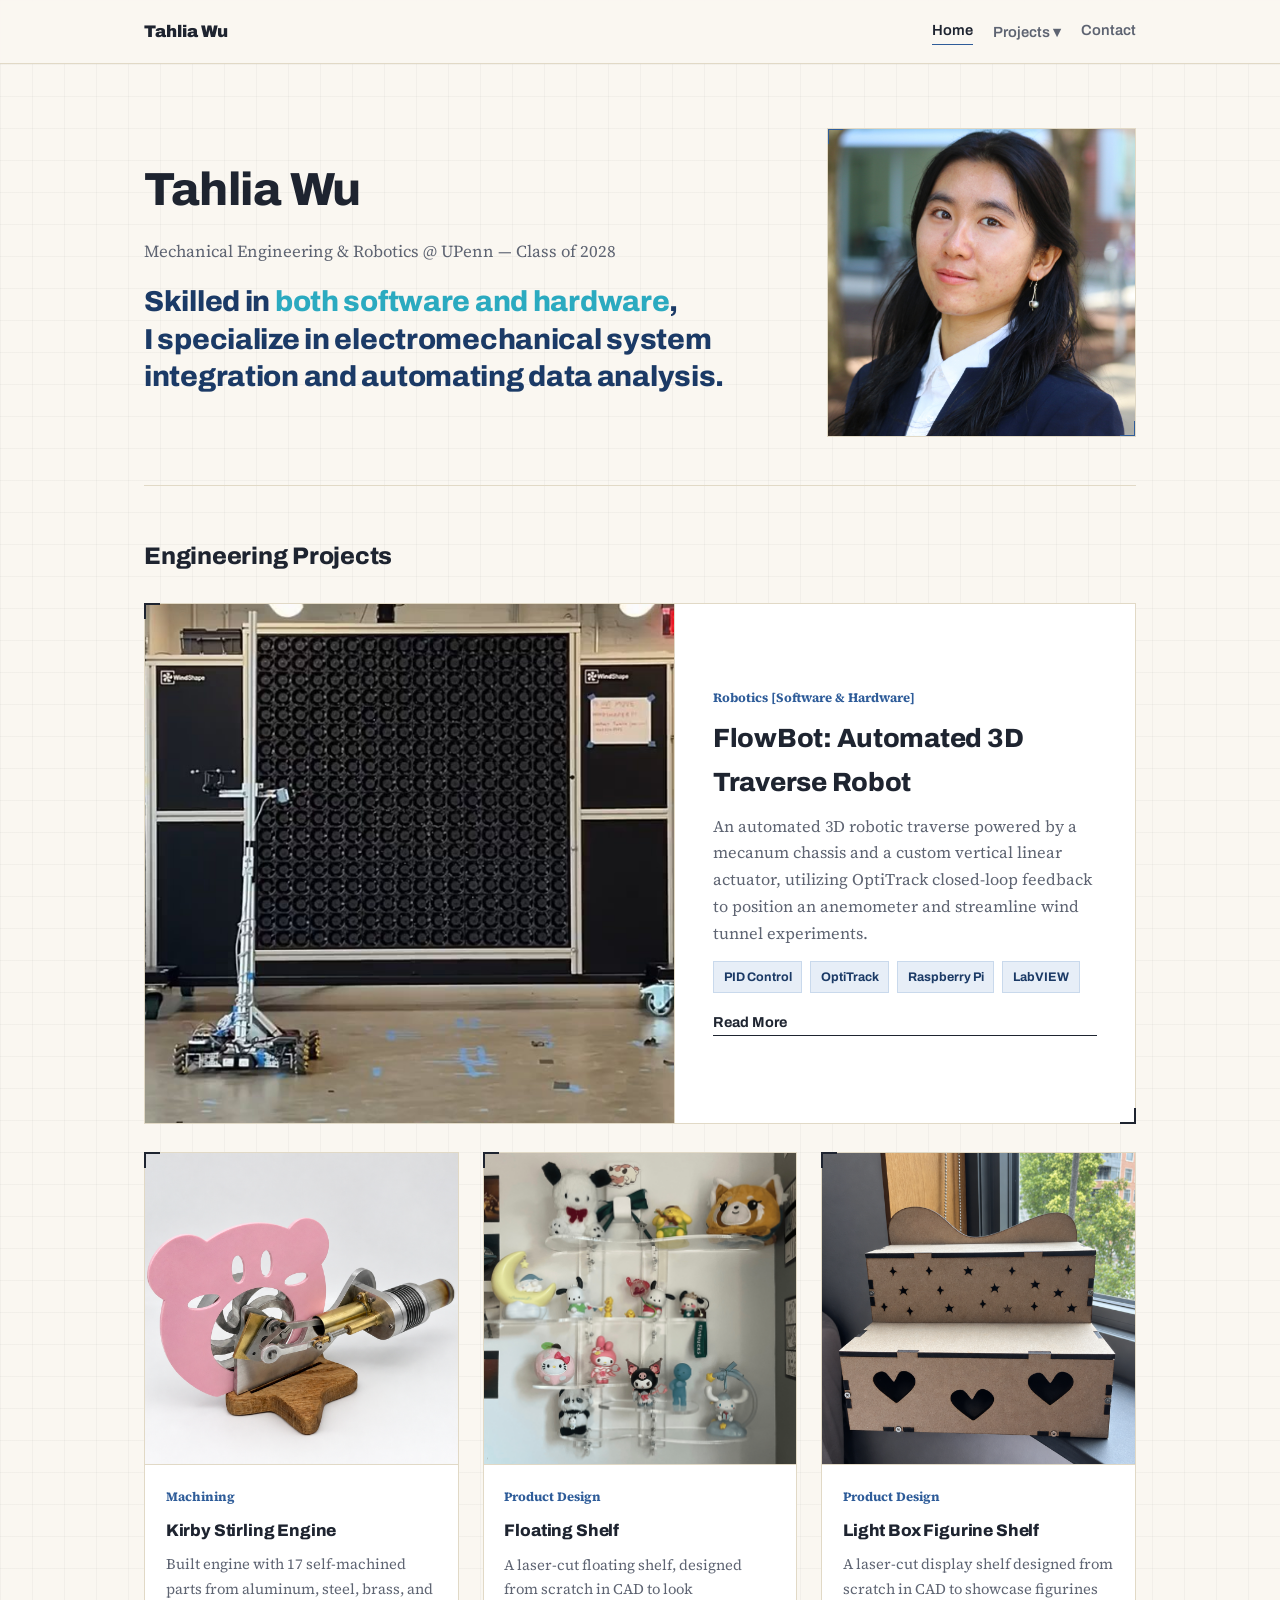
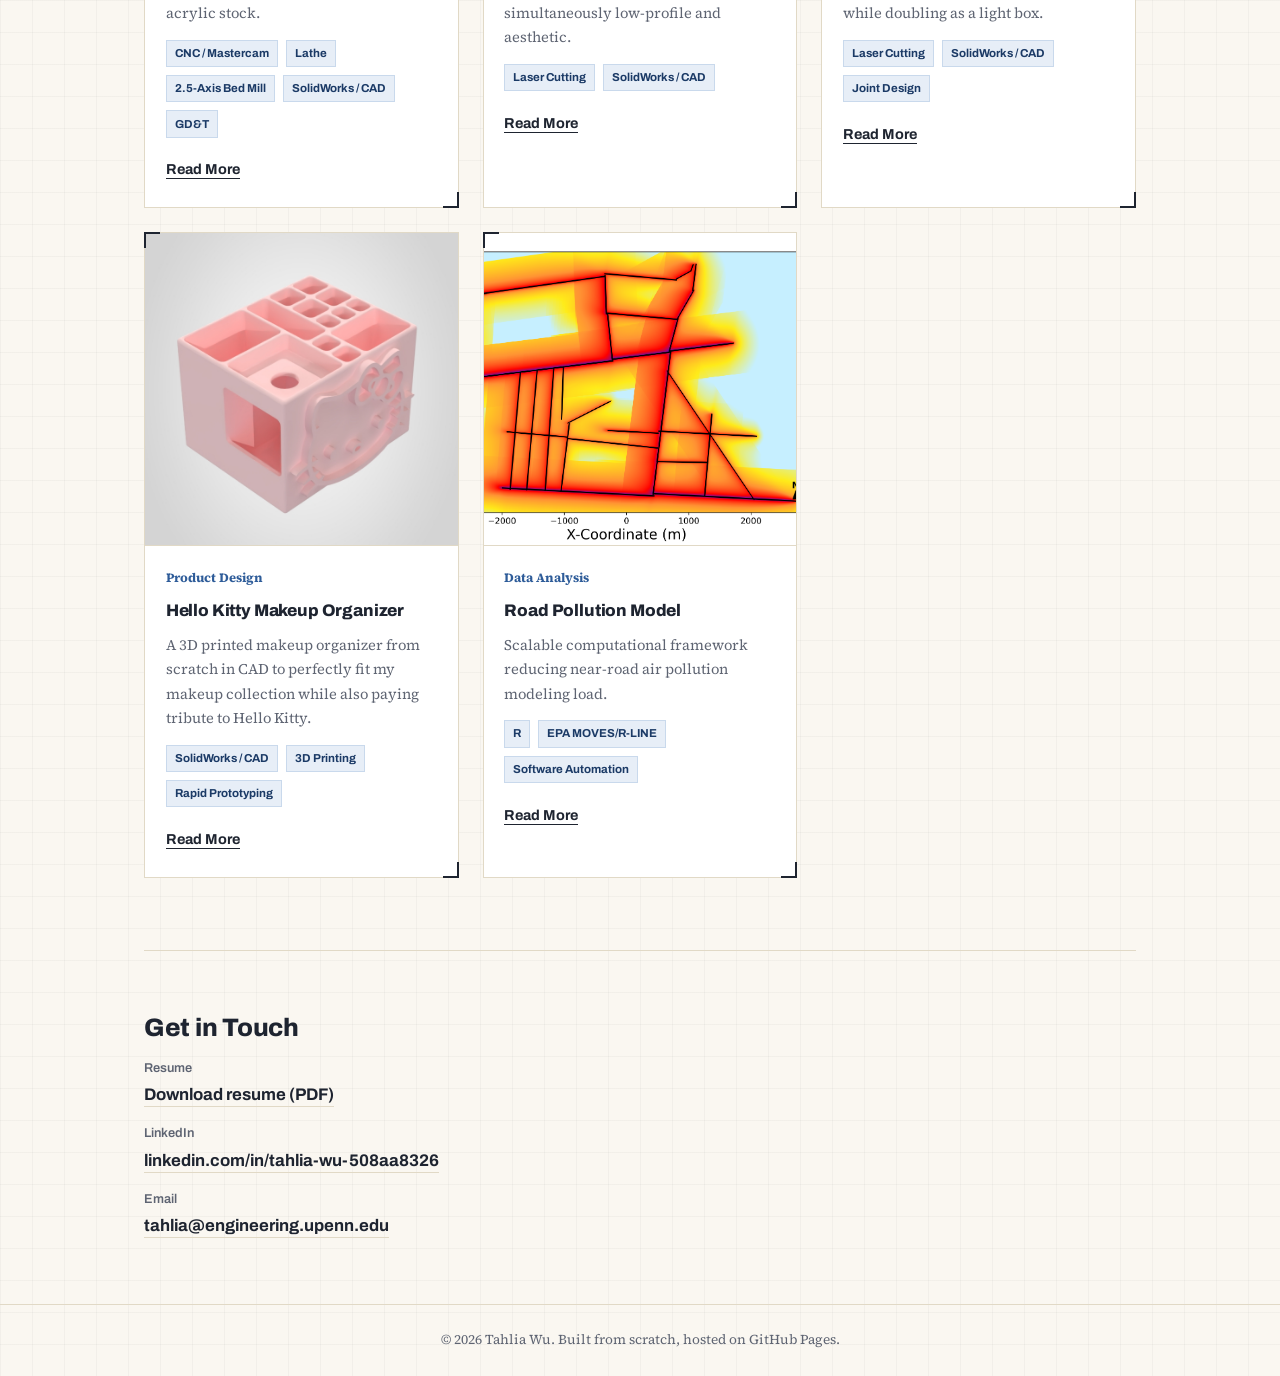
<file: index.html>
<!DOCTYPE html>
<html lang="en">
<head>
<meta charset="UTF-8">
<meta name="viewport" content="width=device-width, initial-scale=1">
<title>Tahlia Wu's Portfolio</title>
<link rel="preconnect" href="https://fonts.googleapis.com">
<link href="https://fonts.googleapis.com/css2?family=Archivo:wght@400;600;700;800;900&family=Source+Serif+4:ital,wght@0,400;0,600;1,400&display=swap" rel="stylesheet">
<link rel="stylesheet" href="styles.css">
</head>
<body>

<header class="site-header">
  <div class="inner">
    <a class="wordmark" href="index.html">Tahlia Wu</a>
    <nav>
      <a href="index.html" aria-current="page">Home</a>
      <div class="dropdown">
        <a href="#projects" class="dropbtn">Projects ▾</a>
        <div class="dropdown-content">
          <a href="robot.html">FlowBot</a>
          <a href="machining.html">Stirling Engine</a>
          <a href="shelf.html">Floating Shelf</a>
          <a href="lightbox.html">Light Box</a>
          <a href="hk-holder.html">Makeup Organizer</a>
          <a href="road.html">Air Pollution Model</a>
        </div>
      </div>
      <a href="index.html#contact">Contact</a>
    </nav>
  </div>
</header>

<main>

  <section class="hero">
    <div>
      <!-- REPLACE: name + tagline + intro -->
      <h1>Tahlia Wu</h1>
      <p class="intro">Mechanical Engineering & Robotics @ UPenn — Class of 2028</p>
      <p class="tagline">Skilled in <span style="color: #2baac0">both software and hardware</span>, <br> I specialize in electromechanical system integration and automating data analysis.</p>
    </div>

    <div class="headshot-frame">
      <img src="images/headshot.jpg" alt="Portrait of Tahlia Wu">
    </div>
  </section>

  <section class="section-head">
    <h2>Engineering Projects</h2>
  </section>

  <!-- SPOTLIGHT PROJECT — your flagship. Swap which project sits here if your focus changes. -->
  <a class="spec-card spotlight-card" href="robot.html">
    <div class="card-media">
      <video autoplay muted loop playsinline poster="images/flowbot-only-cover.png">
        <source src="videos/flowbot-only.mp4" type="video/mp4">
      </video>
    </div>
    <div class="spec-card-body">
      <span class="fig-label">Robotics [Software & Hardware]</span>
      <h3>FlowBot: Automated 3D Traverse Robot</h3>
      <p>An automated 3D robotic traverse powered by a mecanum chassis and a custom vertical linear actuator, utilizing OptiTrack closed-loop feedback to position an anemometer and streamline wind tunnel experiments.</p>
      <ul class="tag-list">
        <li>PID Control</li>
        <li>OptiTrack</li>
        <li>Raspberry Pi</li>
        <li>LabVIEW</li>
      </ul>
      <span class="card-cta">Read More</span>
    </div>
  </a>

  <!-- SMALLER PROJECTS -->
  <section class="small-grid">
    <a class="spec-card" href="machining.html">
      <div class="card-media">
        <img src="images/engine-diag.png" alt="Finished Stirling engine">
      </div>
      <div class="spec-card-body">
        <span class="fig-label">Machining</span>
        <h3>Kirby Stirling Engine</h3>
        <p>Built engine with 17 self-machined parts from aluminum, steel, brass, and acrylic stock.</p>
        <ul class="tag-list">
          <li>CNC / Mastercam</li>
          <li>Lathe</li>
          <li>2.5-Axis Bed Mill</li>
          <li>SolidWorks / CAD</li>
          <li>GD&T</li>
        </ul>
        <span class="card-cta">Read More</span>
      </div>
    </a>

    <a class="spec-card" href="shelf.html">
      <div class="card-media">
        <img src="images/floating shelf.jpg" alt="Laser-cut floating shelf"></div>
      </div>
      <div class="spec-card-body">
        <span class="fig-label">Product Design</span>
        <h3>Floating Shelf</h3>
        <p>A laser-cut floating shelf, designed from scratch in CAD to look simultaneously low-profile and aesthetic.</p>
        <ul class="tag-list">
          <li>Laser Cutting</li>
          <li>SolidWorks / CAD</li>
        </ul>
        <span class="card-cta">Read More</span>
      </div>
    </a>

    <a class="spec-card" href="lightbox.html">
      <div class="card-media">
        <img src="images/lightbox.png" alt="Laser-cut lightbox that doubles as figurine shelf."></div>
      </div>
      <div class="spec-card-body">
        <span class="fig-label">Product Design</span>
        <h3>Light Box Figurine Shelf</h3>
        <p>A laser-cut display shelf designed from scratch in CAD to showcase figurines while doubling as a light box.</p>
        <ul class="tag-list">
          <li>Laser Cutting</li>
          <li>SolidWorks / CAD</li>
          <li>Joint Design</li>
        </ul>
        <span class="card-cta">Read More</span>
      </div>
    </a>

    <a class="spec-card" href="hk-holder.html">
      <div class="card-media">
        <img src="images/hk-makeup-holder-render.jpg" alt="Render of make up organizer with hello kitty icon."></div>
      </div>
      <div class="spec-card-body">
        <span class="fig-label">Product Design</span>
        <h3>Hello Kitty Makeup Organizer</h3>
        <p>A 3D printed makeup organizer from scratch in CAD to perfectly fit my makeup collection while also paying tribute to Hello Kitty.</p>
        <ul class="tag-list">
          <li>SolidWorks / CAD</li>
          <li>3D Printing</li>
          <li>Rapid Prototyping</li>
        </ul>
        <span class="card-cta">Read More</span>
      </div>
    </a>

    <a class="spec-card" href="road.html">
      <div class="card-media">
        <img src="images/air-pollutant-map.png" alt="Heat map of air pollution for a road network."></div>
      </div>
      <div class="spec-card-body">
        <span class="fig-label">Data Analysis</span>
        <h3>Road Pollution Model</h3>
        <p>Scalable computational framework reducing near-road air pollution modeling load.</p>
        <ul class="tag-list">
          <li>R</li>
          <li>EPA MOVES/R-LINE</li>
          <li>Software Automation</li>
        </ul>
        <span class="card-cta">Read More</span>
      </div>
    </a>

  </section>

  <section class="contact-section" id="contact">
    <h2>Get in Touch</h2>
    <ul class="contact-list">
      <li>
        <span class="label">Resume</span>
        <a href="Tahlia Wu Resume.pdf">Download resume (PDF)</a>
      </li>
      <li>
        <span class="label">LinkedIn</span>
        <a href="https://www.linkedin.com/in/tahlia-wu-508aa8326/" target="_blank" rel="noopener">linkedin.com/in/tahlia-wu-508aa8326</a>
      </li>
      <li>
        <span class="label">Email</span>
        <a href="mailto:tahlia@engineering.upenn.edu">tahlia@engineering.upenn.edu</a>
      </li>
    </ul>
  </section>

</main>

<footer>&copy; 2026 Tahlia Wu. Built from scratch, hosted on GitHub Pages.</footer>

</body>
</html>
</file>
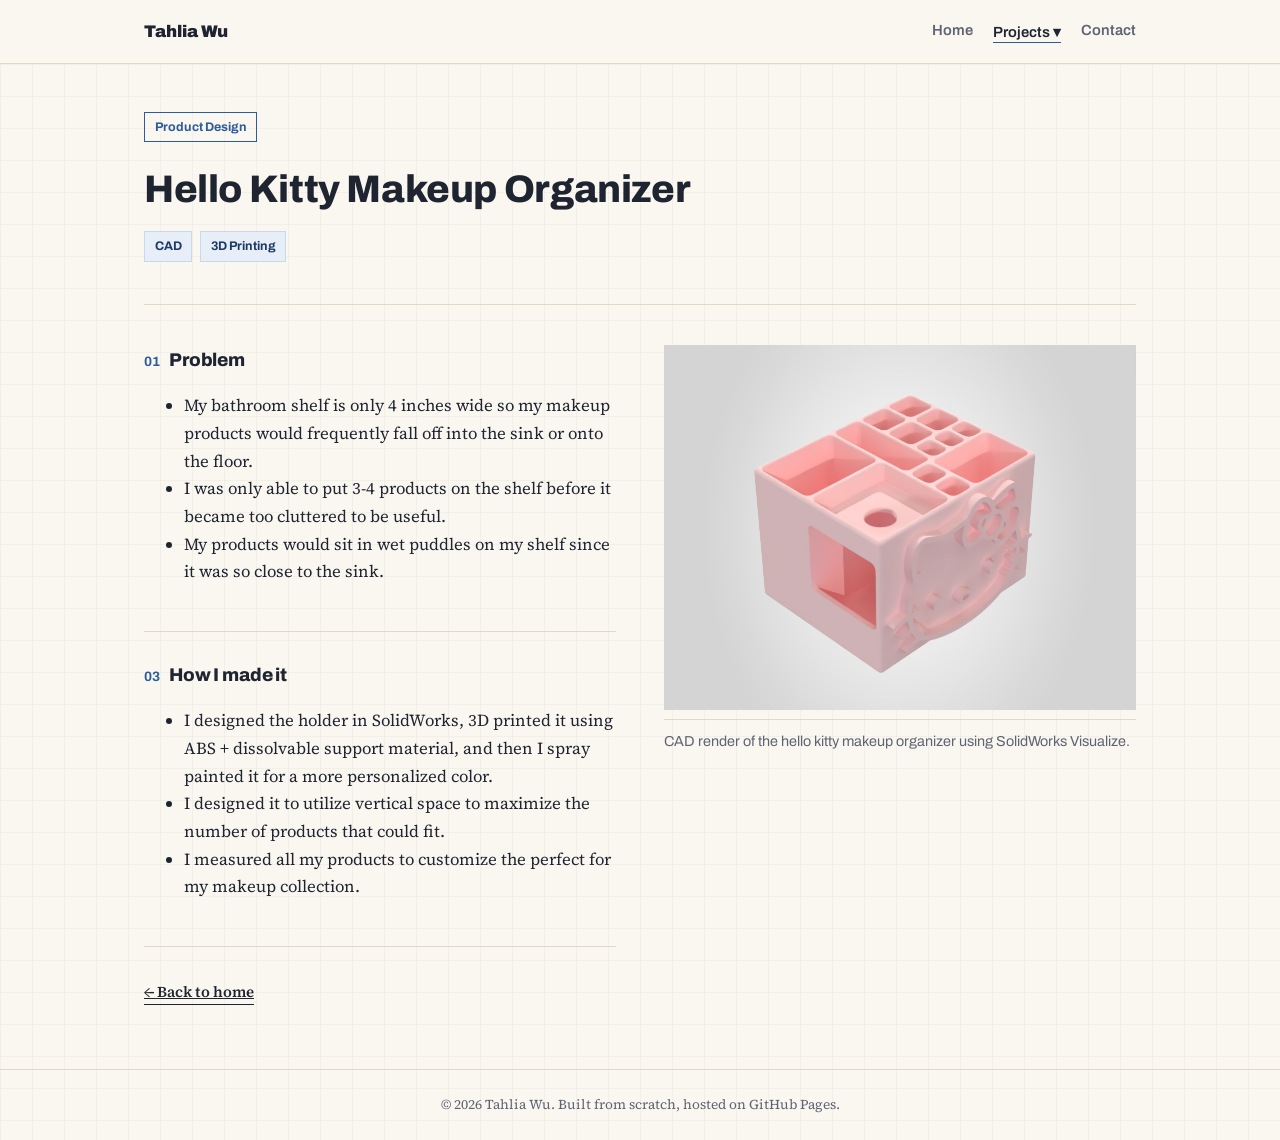
<file: hk-holder.html>
<!DOCTYPE html>
<html lang="en">
<head>
<meta charset="UTF-8">
<meta name="viewport" content="width=device-width, initial-scale=1">
<title>Floating Shelf — Tahlia Wu</title>
<link rel="preconnect" href="https://fonts.googleapis.com">
<link href="https://fonts.googleapis.com/css2?family=Archivo:wght@400;600;700;800;900&family=Source+Serif+4:ital,wght@0,400;0,600;1,400&display=swap" rel="stylesheet">
<link rel="stylesheet" href="styles.css">
</head>
<body>

<header class="site-header">
  <div class="inner">
    <a class="wordmark" href="index.html">Tahlia Wu</a>
    <nav>
      <a href="index.html">Home</a>
      <div class="dropdown">
        <a href="index.html#projects" class="dropbtn" aria-current="page">Projects ▾</a>
        <div class="dropdown-content">
          <a href="robot.html">FlowBot</a>
          <a href="machining.html">Stirling Engine</a>
          <a href="shelf.html">Floating Shelf</a>
          <a href="lightbox.html">Light Box</a>
          <a href="hk-holder.html">Makeup Organizer</a>
          <a href="road.html">Air Pollution Model</a>
        </div>
      </div>
      <a href="index.html#contact">Contact</a>
    </nav>
  </div>
</header>

<main>

  <section class="project-head">
    <span class="tag">Product Design</span>
    <h1>Hello Kitty Makeup Organizer</h1>
    <ul class="tag-list">
      <li>CAD</li>
      <li>3D Printing</li>
    </ul>
  </section>

  <div class="project-layout">

    <div class="project-text">

      <section class="brief">
        <div class="brief-block">
          <h2><span class="step-index">01</span> Problem</h2>
          <ul>
            <li>My bathroom shelf is only 4 inches wide so my makeup products would frequently fall off into the sink or onto the floor.</li>
            <li>I was only able to put 3-4 products on the shelf before it became too cluttered to be useful.</li>
            <li>My products would sit in wet puddles on my shelf since it was so close to the sink.</li>
          </ul>
        </div>
        

        <div class="brief-block">
          <h2><span class="step-index">03</span> How I made it</h2>
          <ul>
            <li>I designed the holder in SolidWorks, 3D printed it using ABS + dissolvable support material, and then I spray painted it for a more personalized color.</li>
            <li>I designed it to utilize vertical space to maximize the number of products that could fit.</li>
            <li>I measured all my products to customize the perfect for my makeup collection.</li>
          </ul>
        </div>

      </section>

    </div>

    <!-- RIGHT COLUMN: 4 photos, 2 per row -->
    <div class="project-media">
      <div class="media-grid">
        <figure>
          <div class="media-placeholder"><img src="images/hk-makeup-holder-render.jpg" alt="Render of make up organizer with hello kitty icon."></div>
          <figcaption>CAD render of the hello kitty makeup organizer using SolidWorks Visualize.</figcaption>
        </figure>

      </div>
    </div>

  </div>

  <a class="back-link" href="index.html">&larr; Back to home</a>

</main>

<footer>&copy; 2026 Tahlia Wu. Built from scratch, hosted on GitHub Pages.</footer>

</body>
</html>
</file>
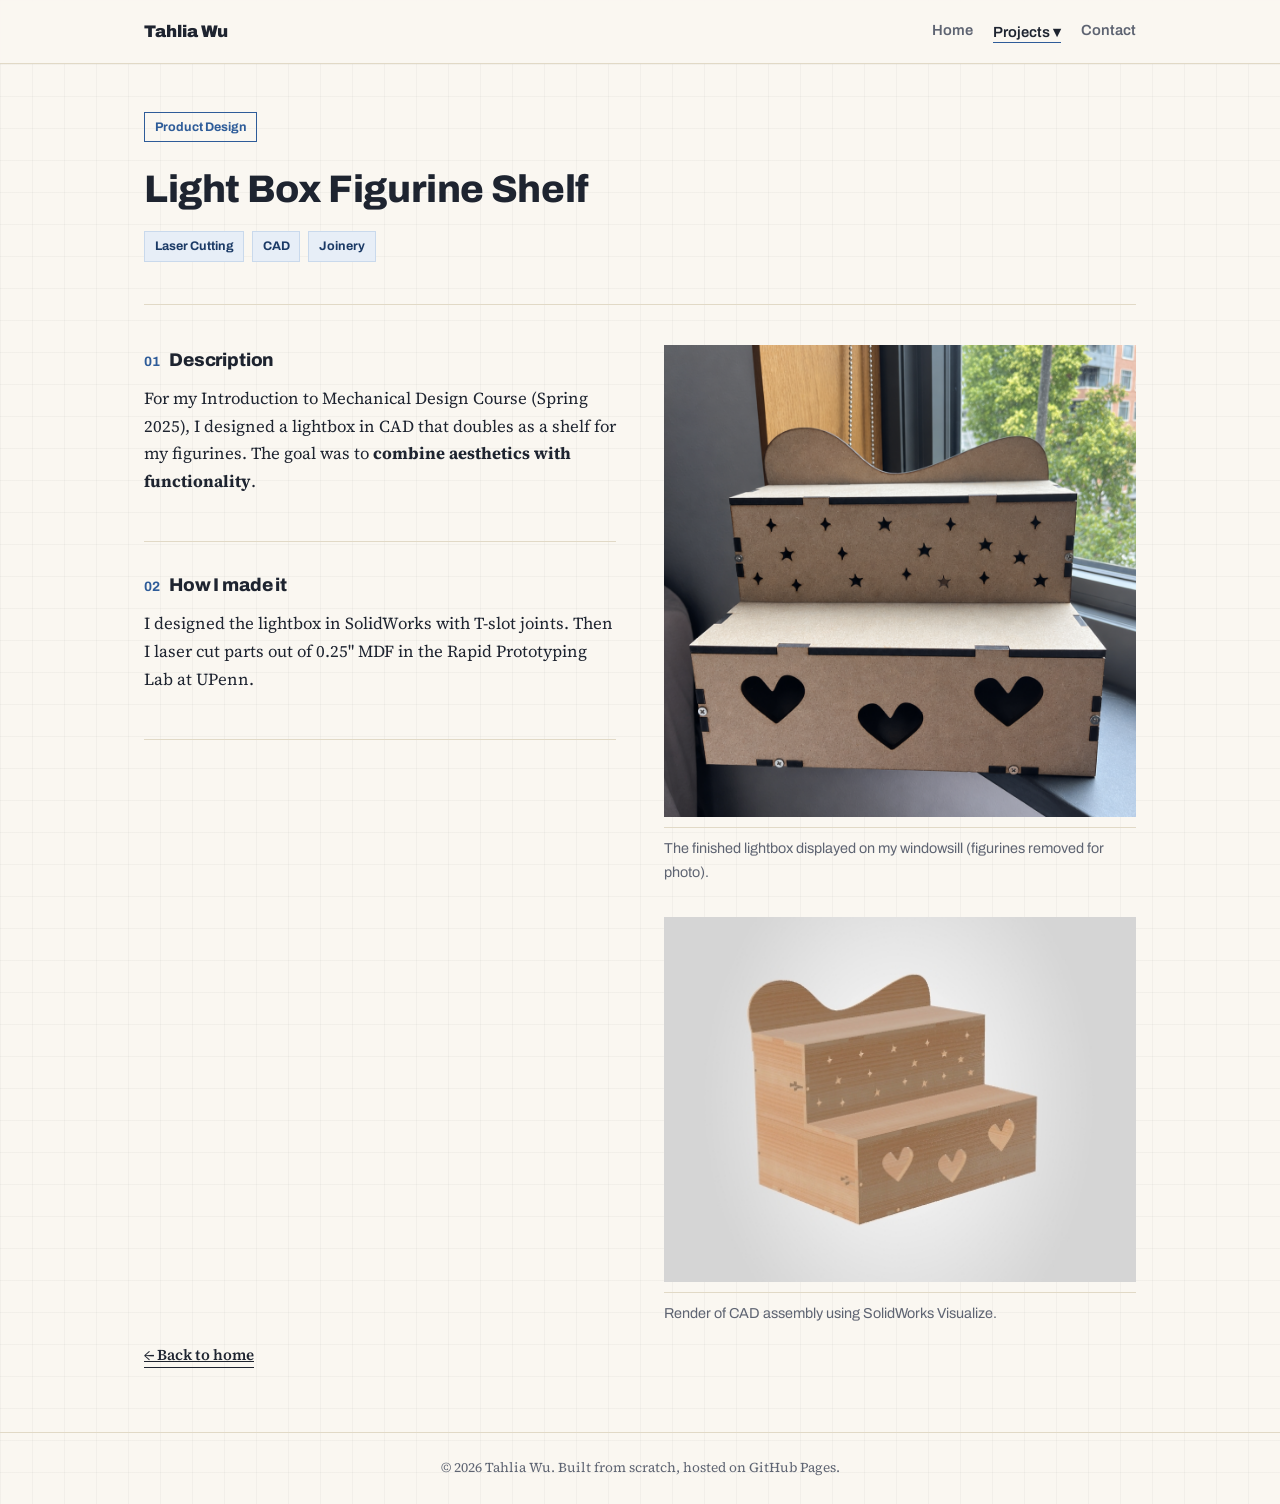
<file: lightbox.html>
<!DOCTYPE html>
<html lang="en">
<head>
<meta charset="UTF-8">
<meta name="viewport" content="width=device-width, initial-scale=1">
<title>Light Box Figurine Shelf — Tahlia Wu</title>
<link rel="preconnect" href="https://fonts.googleapis.com">
<link href="https://fonts.googleapis.com/css2?family=Archivo:wght@400;600;700;800;900&family=Source+Serif+4:ital,wght@0,400;0,600;1,400&display=swap" rel="stylesheet">
<link rel="stylesheet" href="styles.css">
</head>
<body>

<header class="site-header">
  <div class="inner">
    <a class="wordmark" href="index.html">Tahlia Wu</a>
    <nav>
      <a href="index.html">Home</a>
      <div class="dropdown">
        <a href="index.html#projects" class="dropbtn" aria-current="page">Projects ▾</a>
        <div class="dropdown-content">
          <a href="robot.html">FlowBot</a>
          <a href="machining.html">Stirling Engine</a>
          <a href="shelf.html">Floating Shelf</a>
          <a href="lightbox.html">Light Box</a>
          <a href="hk-holder.html">Makeup Organizer</a>
          <a href="road.html">Air Pollution Model</a>
        </div>
      </div>
      <a href="index.html#contact">Contact</a>
    </nav>
  </div>
</header>

<main>

  <!-- FULL-WIDTH TITLE -->
  <section class="project-head">
    <span class="tag">Product Design</span>
    <h1>Light Box Figurine Shelf</h1>
    <ul class="tag-list">
      <li>Laser Cutting</li>
      <li>CAD</li>
      <li>Joinery</li>
    </ul>
  </section>

  <div class="project-layout">

    <div class="project-text">
      <section class="brief">
        <div class="brief-block">
          <h2><span class="step-index">01</span> Description</h2>
          <p>For my Introduction to Mechanical Design Course (Spring 2025), I designed a lightbox in CAD that doubles as a shelf for my figurines. The goal was to <strong>combine aesthetics with functionality</strong>.</p>
        </div>

        <div class="brief-block">
          <h2><span class="step-index">02</span> How I made it</h2>
          <p>I designed the lightbox in SolidWorks with T-slot joints. Then I laser cut parts out of 0.25" MDF in the Rapid Prototyping Lab at UPenn.</p>
        </div>

      </section>

    </div>

    <!-- RIGHT COLUMN: 4 photos, 2 per row -->
    <div class="project-media">
      <div class="media-grid">
        <figure>
          <div class="media-placeholder"><img src="images/lightbox.png" alt="Finished light box shelf."></div>
          <figcaption>The finished lightbox displayed on my windowsill (figurines removed for photo).</figcaption>
        </figure>

        <figure>
          <div class="media-placeholder"><img src="images/lightbox-render.jpg" alt="Render of lightbox shelf."></div>
          <figcaption>Render of CAD assembly using SolidWorks Visualize.</figcaption>
        </figure>

      </div>
    </div>

  </div>

  <a class="back-link" href="index.html">&larr; Back to home</a>

</main>

<footer>&copy; 2026 Tahlia Wu. Built from scratch, hosted on GitHub Pages.</footer>

</body>
</html>
</file>
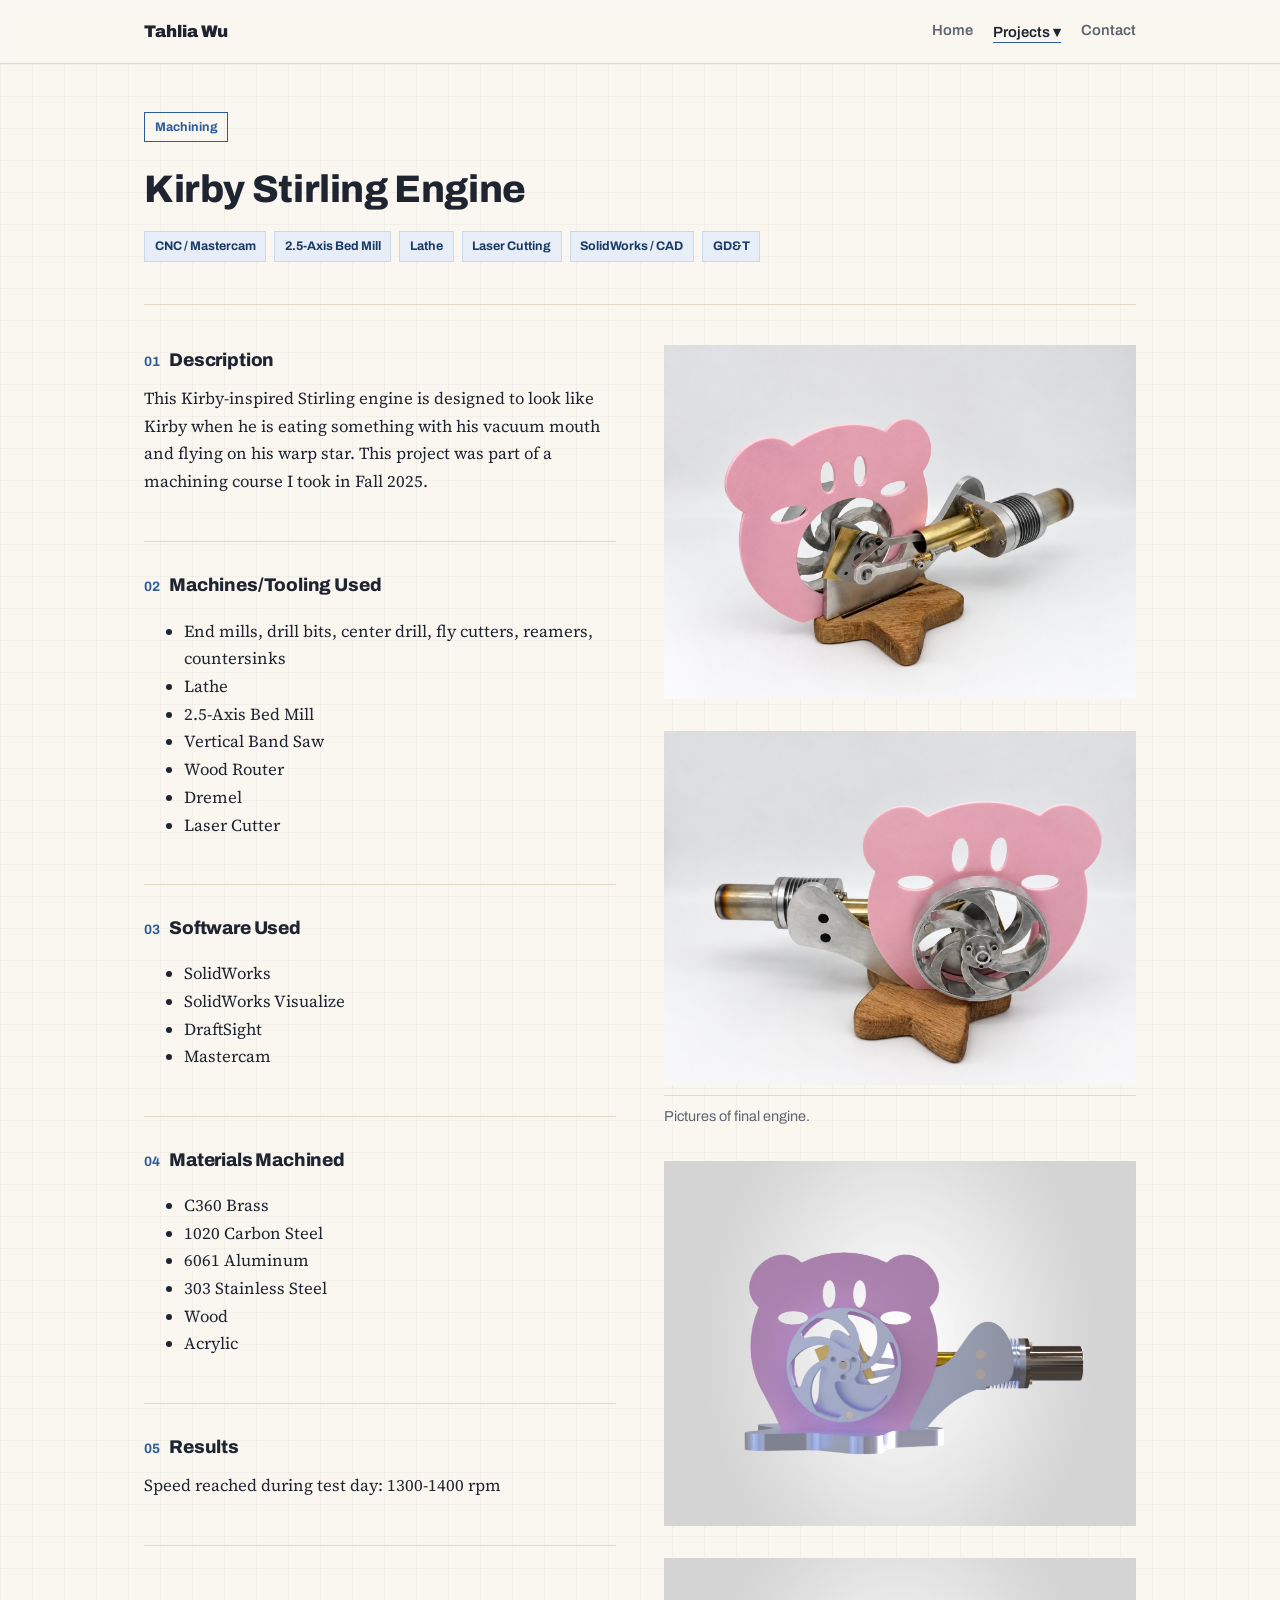
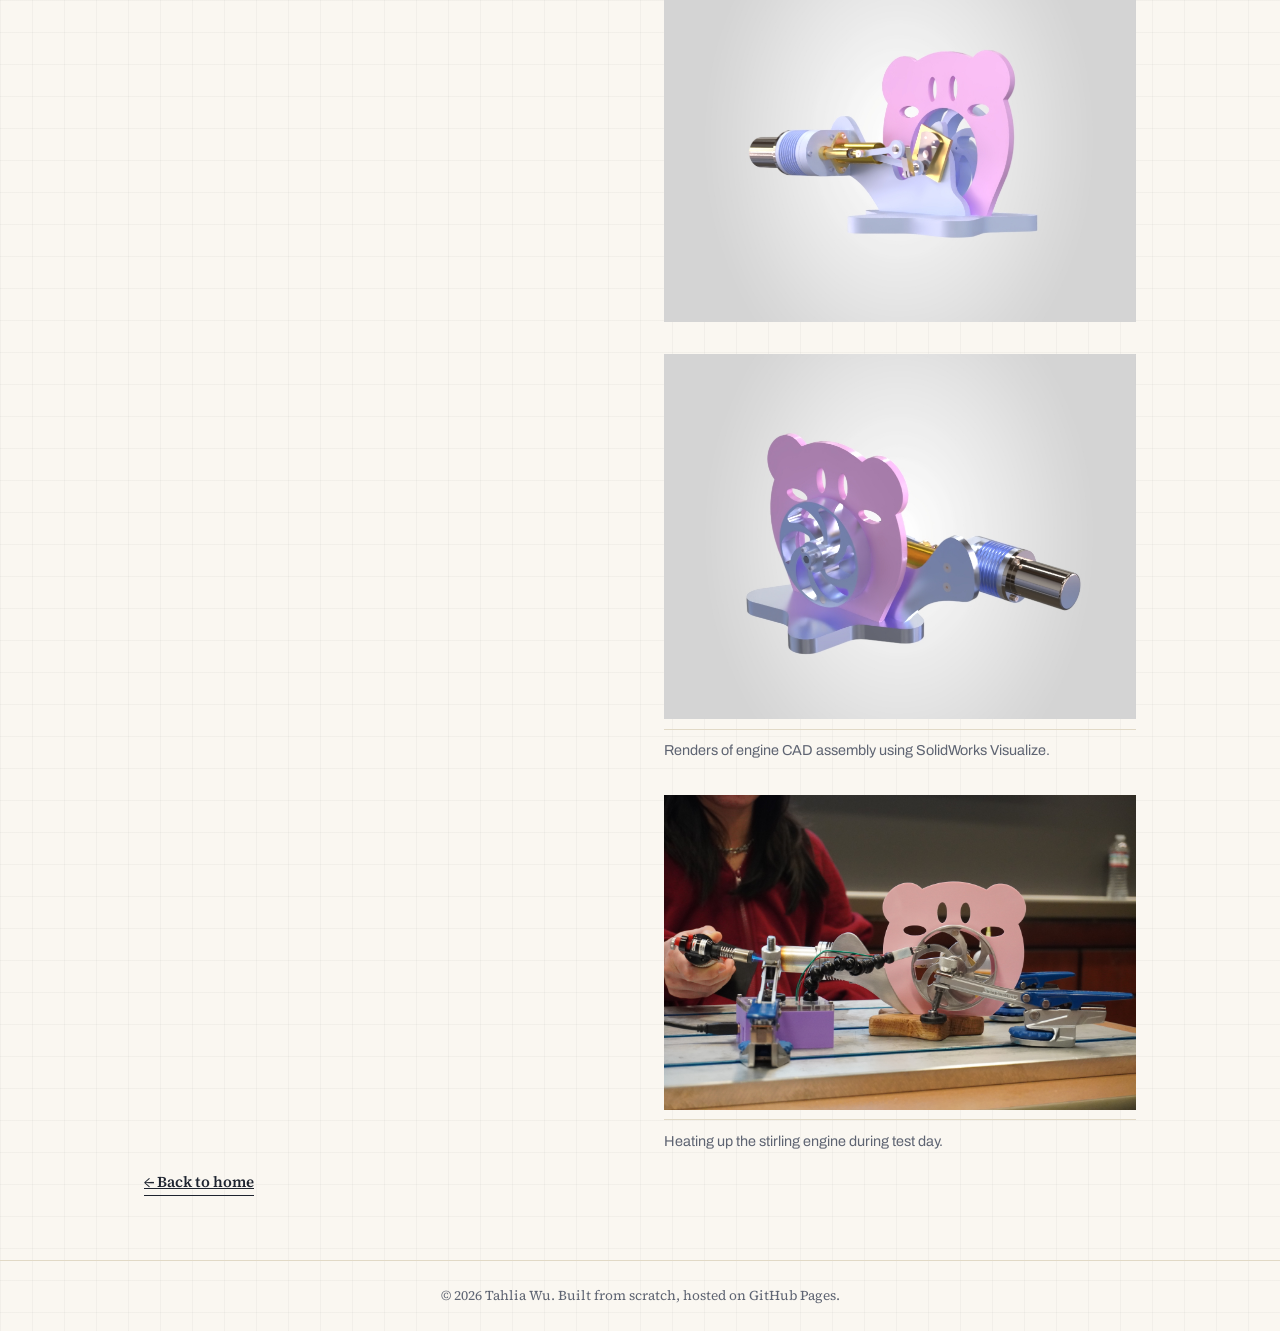
<file: machining.html>
<!DOCTYPE html>
<html lang="en">
<head>
<meta charset="UTF-8">
<meta name="viewport" content="width=device-width, initial-scale=1">
<title>Stirling Engine — Tahlia Wu</title>
<link rel="preconnect" href="https://fonts.googleapis.com">
<link href="https://fonts.googleapis.com/css2?family=Archivo:wght@400;600;700;800;900&family=Source+Serif+4:ital,wght@0,400;0,600;1,400&display=swap" rel="stylesheet">
<link rel="stylesheet" href="styles.css">
</head>
<body>

<header class="site-header">
  <div class="inner">
    <a class="wordmark" href="index.html">Tahlia Wu</a>
    <nav>
      <a href="index.html">Home</a>
      <div class="dropdown">
        <a href="index.html#projects" class="dropbtn" aria-current="page">Projects ▾</a>
        <div class="dropdown-content">
          <a href="robot.html">FlowBot</a>
          <a href="machining.html">Stirling Engine</a>
          <a href="shelf.html">Floating Shelf</a>
          <a href="lightbox.html">Light Box</a>
          <a href="hk-holder.html">Makeup Organizer</a>
          <a href="road.html">Air Pollution Model</a>
        </div>
      </div>
      <a href="index.html#contact">Contact</a>
    </nav>
  </div>
</header>

<main>

  <!-- FULL-WIDTH TITLE -->
  <section class="project-head">
    <span class="tag">Machining</span>
    <h1>Kirby Stirling Engine</h1>
    <!-- REPLACE: edit/add/remove skill tags to match this project -->
    <ul class="tag-list">
      <li>CNC / Mastercam</li>
      <li>2.5-Axis Bed Mill</li>
      <li>Lathe</li>
      <li>Laser Cutting</li>
      <li>SolidWorks / CAD</li>
      <li>GD&T</li>
    </ul>
  </section>

  <div class="project-layout">

    <!-- LEFT COLUMN: all writing -->
    <div class="project-text">

      <section class="brief">
        <div class="brief-block">
          <h2><span class="step-index">01</span> Description</h2>
          <p>This Kirby-inspired Stirling engine is designed to look like Kirby when he is eating something with his vacuum mouth and flying on his warp star. This project was part of a machining course I took in Fall 2025.</p>
        </div>

        <div class="brief-block">
          <h2><span class="step-index">02</span> Machines/Tooling Used</h2>
          <ul>
            <li>End mills, drill bits, center drill, fly cutters, reamers, countersinks</li>
            <li>Lathe</li>
            <li>2.5-Axis Bed Mill</li>
            <li>Vertical Band Saw</li>
            <li>Wood Router</li>
            <li>Dremel</li>
            <li>Laser Cutter</li>
          </ul>
        </div>

        <div class="brief-block">
          <h2><span class="step-index">03</span> Software Used</h2>
          <ul>
            <li>SolidWorks</li>
            <li>SolidWorks Visualize</li>
            <li>DraftSight</li>
            <li>Mastercam</li>
          </ul>
        </div>

        <div class="brief-block">
          <h2><span class="step-index">04</span> Materials Machined</h2>
          <ul>
            <li>C360 Brass</li>
            <li>1020 Carbon Steel</li>
            <li>6061 Aluminum</li>
            <li>303 Stainless Steel</li>
            <li>Wood</li>
            <li>Acrylic</li>
          </ul>
        </div>

        <div class="brief-block">
          <h2><span class="step-index">05</span> Results</h2>
          <p>Speed reached during test day: 1300-1400 rpm</p>
        </div>

      </section>

    </div>

    <!-- RIGHT COLUMN: 6 photos, 2 per row, stays alongside the text as you scroll -->
    <div class="project-media">
      <div class="media-grid">
        <figure>
          <div class="media-placeholder"><img src="images/engine-diag.png" alt="Iso view of engine."></div>
        </figure>

        <figure>
          <div class="media-placeholder"><img src="images/engine-front.png" alt="Front view of engine."></div>
          <figcaption>Pictures of final engine.</figcaption>
        </figure>

        <figure>
          <div class="media-placeholder"><img src="images/engine-front-render.jpg" alt="Render of engine front view."></div>
        </figure>
        
        <figure>
          <div class="media-placeholder"><img src="images/engine-back-render.jpg" alt="Render of engine back view."></div>
        </figure>

        <figure>
          <div class="media-placeholder"><img src="images/engine-iso-render.jpg" alt="Render of engine iso view."></div>
          <figcaption>Renders of engine CAD assembly using SolidWorks Visualize.</figcaption>
        </figure>

        <figure>
          <div class="media-placeholder"><img src="images/engine-testing-close.JPG" alt="Engine testing during demo day."></div>
          <figcaption>Heating up the stirling engine during test day.</figcaption>
        </figure>
      </div>
    </div>

  </div>
  <a class="back-link" href="index.html">&larr; Back to home</a>

</main>

<footer>&copy; 2026 Tahlia Wu. Built from scratch, hosted on GitHub Pages.</footer>

</body>
</html>
</file>
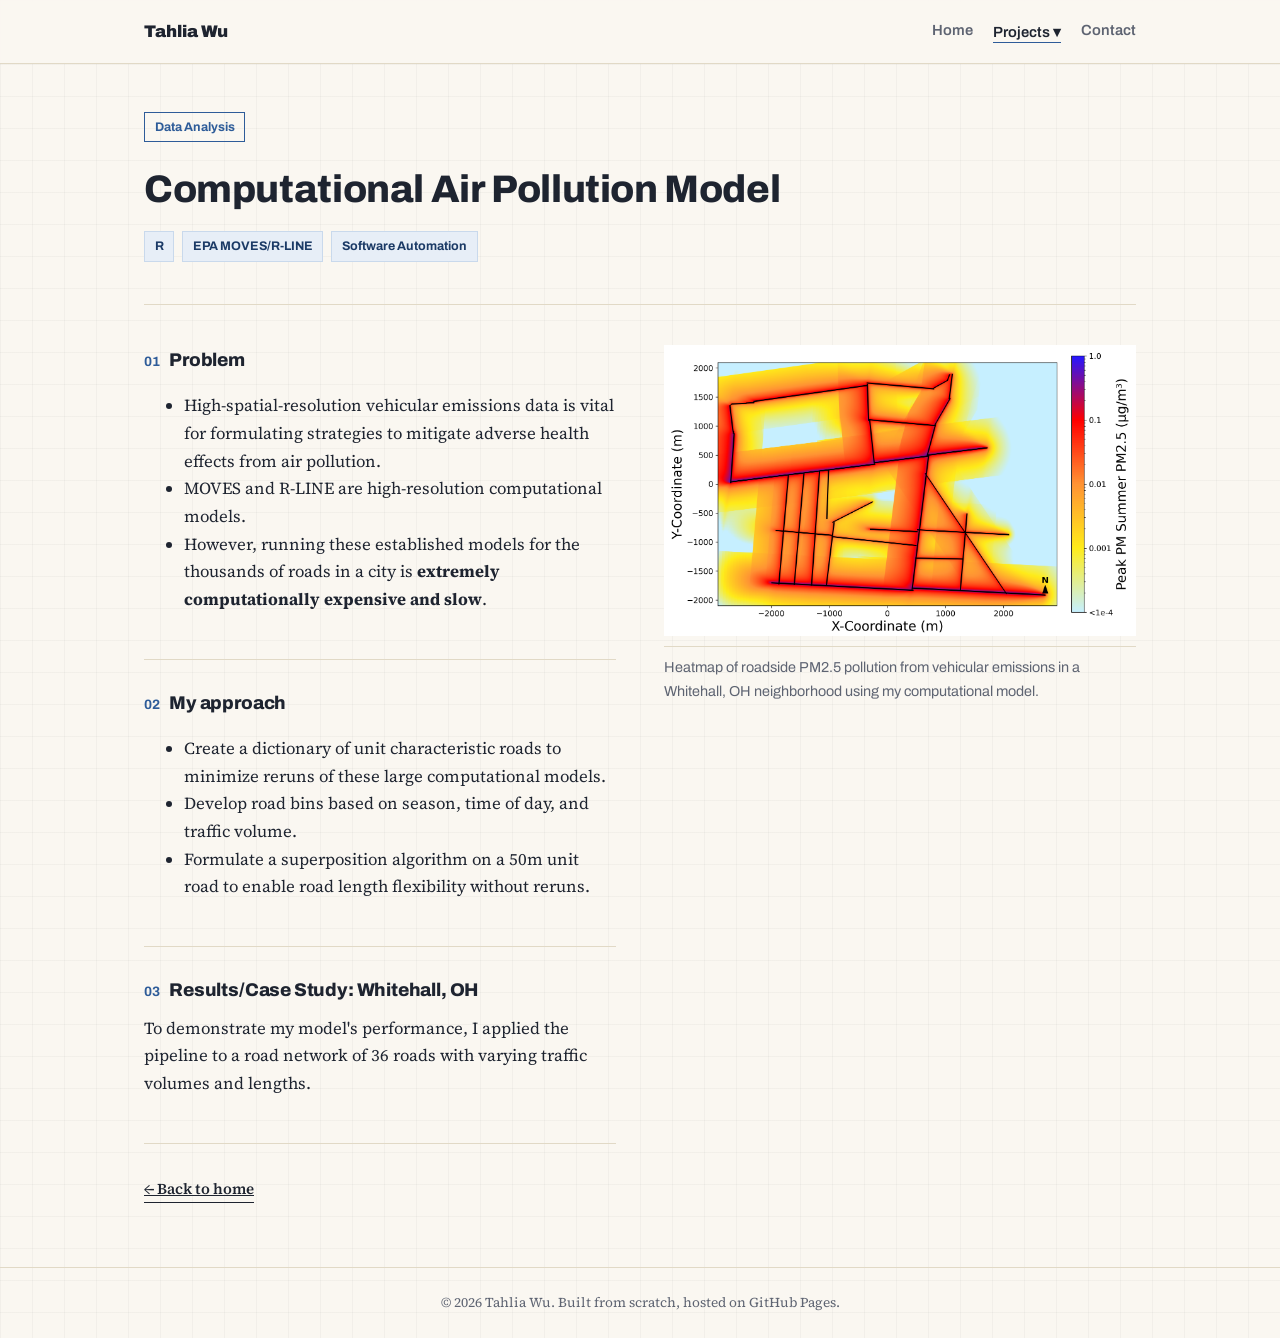
<file: road.html>
<!DOCTYPE html>
<html lang="en">
<head>
<meta charset="UTF-8">
<meta name="viewport" content="width=device-width, initial-scale=1">
<title>Computational Air Pollution Modeling — Tahlia Wu</title>
<link rel="preconnect" href="https://fonts.googleapis.com">
<link href="https://fonts.googleapis.com/css2?family=Archivo:wght@400;600;700;800;900&family=Source+Serif+4:ital,wght@0,400;0,600;1,400&display=swap" rel="stylesheet">
<link rel="stylesheet" href="styles.css">
</head>
<body>

<header class="site-header">
  <div class="inner">
    <a class="wordmark" href="index.html">Tahlia Wu</a>
    <nav>
      <a href="index.html">Home</a>
      <div class="dropdown">
        <a href="index.html#projects" class="dropbtn" aria-current="page">Projects ▾</a>
        <div class="dropdown-content">
          <a href="robot.html">FlowBot</a>
          <a href="machining.html">Stirling Engine</a>
          <a href="shelf.html">Floating Shelf</a>
          <a href="lightbox.html">Light Box</a>
          <a href="road.html">Air Pollution Model</a>
        </div>
      </div>
      <a href="index.html#contact">Contact</a>
    </nav>
  </div>
</header>

<main>

  <!-- FULL-WIDTH TITLE -->
  <section class="project-head">
    <span class="tag">Data Analysis</span>
    <h1>Computational Air Pollution Model</h1>
    <ul class="tag-list">
      <li>R</li>
      <li>EPA MOVES/R-LINE</li>
      <li>Software Automation</li>
    </ul>
  </section>

  <div class="project-layout">
    <div class="project-text">
      <section class="brief">
        <div class="brief-block">
          <h2><span class="step-index">01</span> Problem</h2>
          <ul>
            <li>High-spatial-resolution vehicular emissions data is vital for formulating strategies to mitigate adverse health effects from air pollution.</li>
            <li>MOVES and R-LINE are high-resolution computational models.</li>
            <li>However, running these established models for the thousands of roads in a city is <strong>extremely computationally expensive and slow</strong>.</li>
          </ul>
        </div>

        <div class="brief-block">
          <h2><span class="step-index">02</span> My approach</h2>
          <ul>
            <li>Create a dictionary of unit characteristic roads to minimize reruns of these large computational models.</li>
            <li>Develop road bins based on season, time of day, and traffic volume.</li>
            <li>Formulate a superposition algorithm on a 50m unit road to enable road length flexibility without reruns.</li>
          </ul>
        </div>

        <div class="brief-block">
          <h2><span class="step-index">03</span> Results/Case Study: Whitehall, OH</h2>
          <p>To demonstrate my model's performance, I applied the pipeline to a road network of 36 roads with varying traffic volumes and lengths.</p>
        </div>

      </section>

    </div>

    <div class="project-media">
      <div class="media-grid">
        <figure>
          <div class="media-placeholder"><img src="images/air-pollutant-map.png" alt="Heatmap of roadside pollution for the Whitehall, OH case study."></div>
          <figcaption>Heatmap of roadside PM2.5 pollution from vehicular emissions in a Whitehall, OH neighborhood using my computational model.</figcaption>
        </figure>

      </div>
    </div>

  </div>

  <a class="back-link" href="index.html">&larr; Back to home</a>

</main>

<footer>&copy; 2026 Tahlia Wu. Built from scratch, hosted on GitHub Pages.</footer>

</body>
</html>
</file>
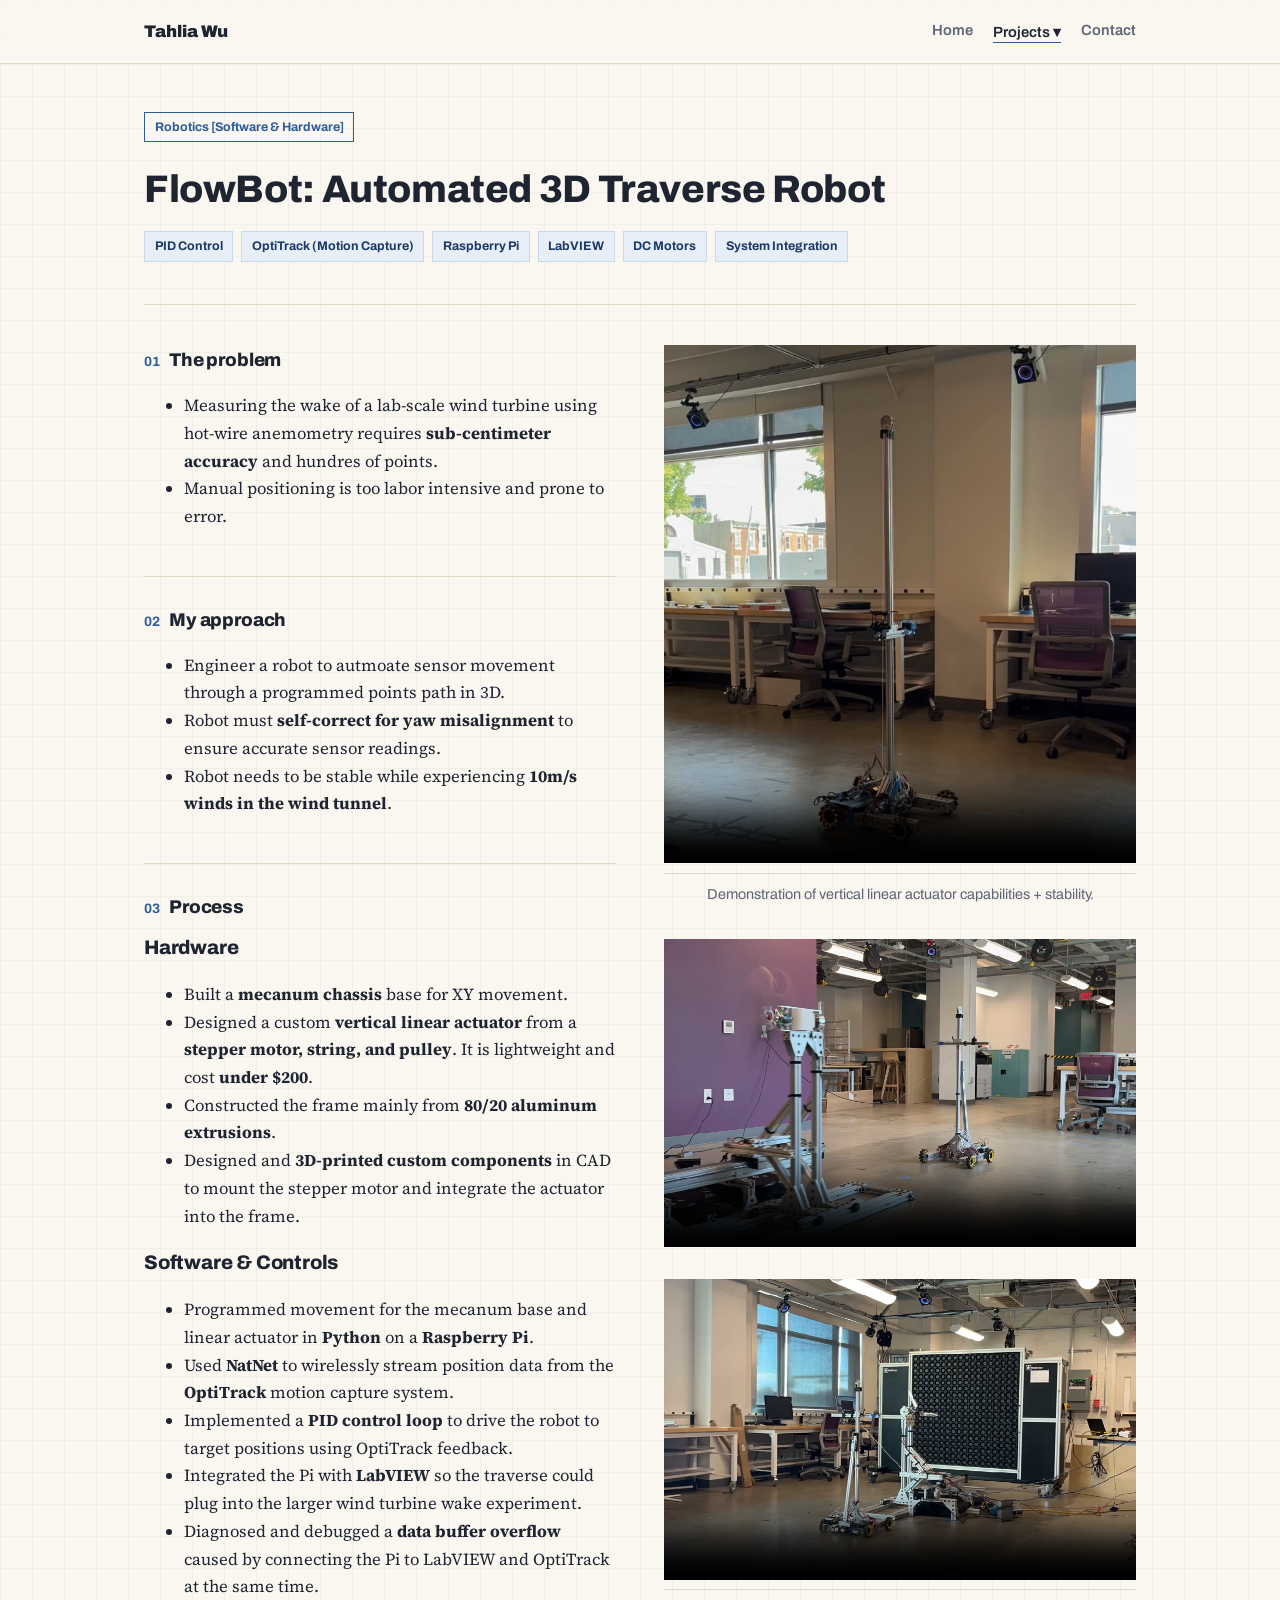
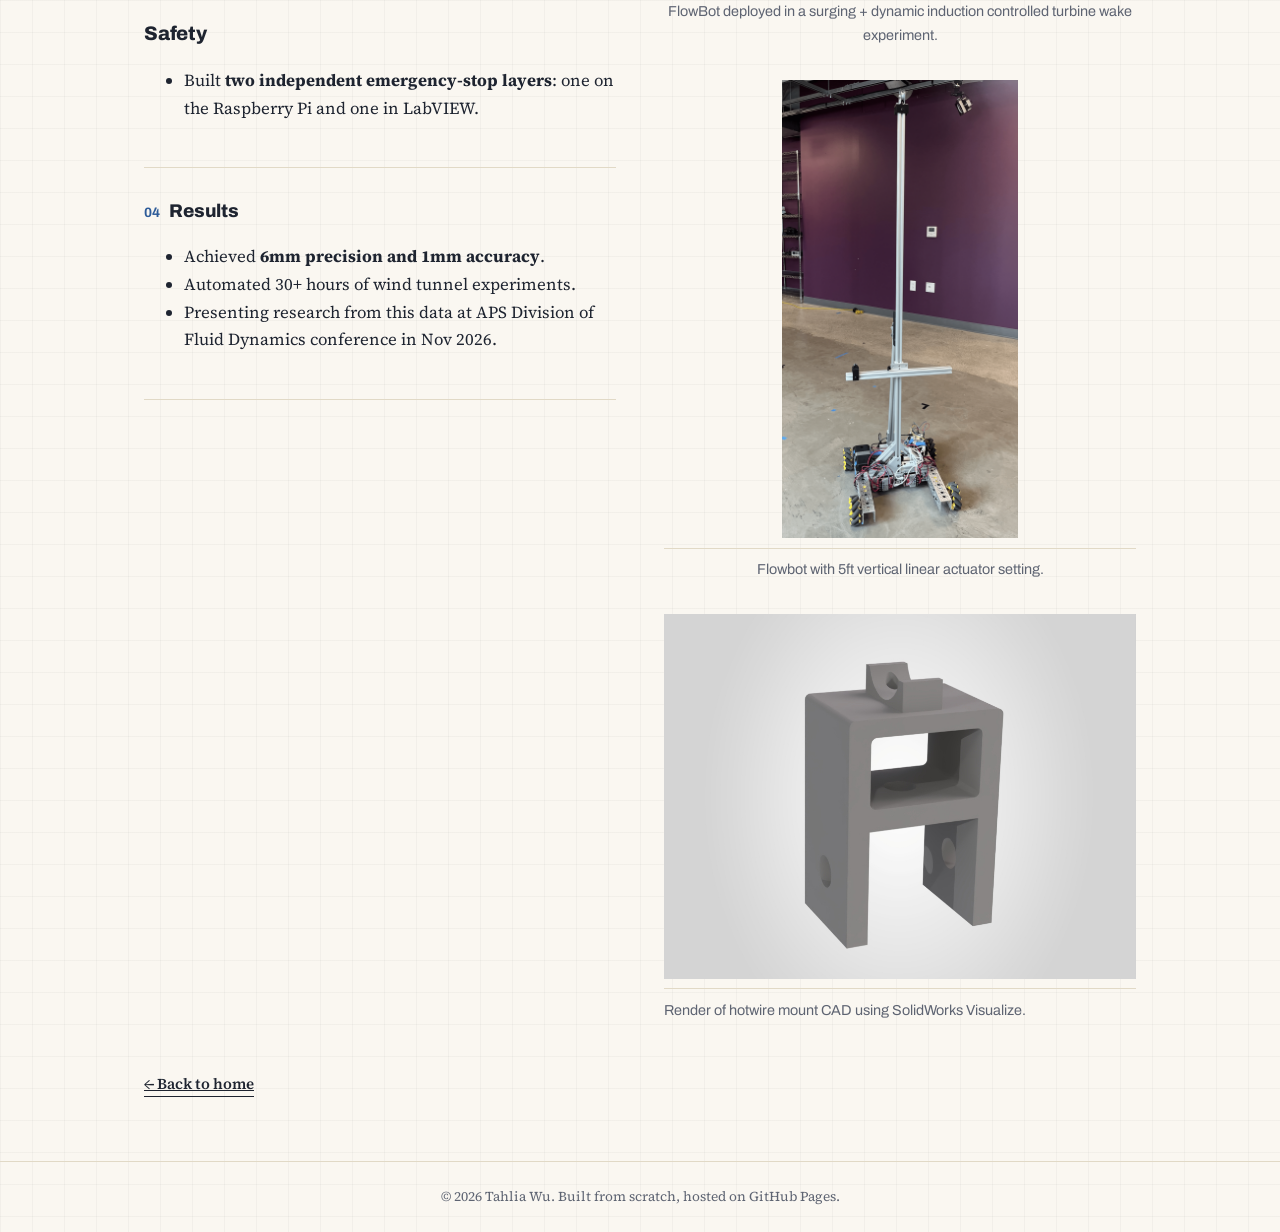
<file: robot.html>
<!DOCTYPE html>
<html lang="en">
<head>
<meta charset="UTF-8">
<meta name="viewport" content="width=device-width, initial-scale=1">
<title>FlowBot - Tahlia Wu</title>
<link rel="preconnect" href="https://fonts.googleapis.com">
<link href="https://fonts.googleapis.com/css2?family=Archivo:wght@400;600;700;800;900&family=Source+Serif+4:ital,wght@0,400;0,600;1,400&display=swap" rel="stylesheet">
<link rel="stylesheet" href="styles.css">
</head>
<body>

<header class="site-header">
  <div class="inner">
    <a class="wordmark" href="index.html">Tahlia Wu</a>
    <nav>
      <a href="index.html">Home</a>
      <div class="dropdown">
        <a href="index.html#projects" class="dropbtn" aria-current="page">Projects ▾</a>
        <div class="dropdown-content">
          <a href="robot.html">FlowBot</a>
          <a href="machining.html">Stirling Engine</a>
          <a href="shelf.html">Floating Shelf</a>
          <a href="lightbox.html">Light Box</a>
          <a href="hk-holder.html">Makeup Organizer</a>
          <a href="road.html">Air Pollution Model</a>
        </div>
      </div>
      <a href="index.html#contact">Contact</a>
    </nav>
  </div>
</header>

<main>

  <!-- FULL-WIDTH TITLE -->
  <section class="project-head">
    <span class="tag">Robotics [Software & Hardware]</span>
    <h1>FlowBot: Automated 3D Traverse Robot</h1>
    <ul class="tag-list">
      <li>PID Control</li>
      <li>OptiTrack (Motion Capture)</li>
      <li>Raspberry Pi</li>
      <li>LabVIEW</li>
      <li>DC Motors</li>
      <li>System Integration</li>
    </ul>
  </section>

  <div class="project-layout">
    <div class="project-text">
      <section class="brief">

        <div class="brief-block">
          <h2><span class="step-index">01</span> The problem</h2>
          <ul>
            <li>Measuring the wake of a lab-scale wind turbine using hot-wire anemometry requires <strong>sub-centimeter accuracy</strong> and hundres of points.</li>
            <li>Manual positioning is too labor intensive and prone to error.</li>
          </ul>
        </div>

        <div class="brief-block">
          <h2><span class="step-index">02</span> My approach</h2>
          <ul>
            <li>Engineer a robot to autmoate sensor movement through a programmed points path in 3D.</li>
            <li>Robot must <strong>self-correct for yaw misalignment</strong> to ensure accurate sensor readings.</li>
            <li>Robot needs to be stable while experiencing <strong>10m/s winds in the wind tunnel</strong>.</li>
          </ul>
        </div>

        <div class="brief-block">
          <h2><span class="step-index">03</span> Process</h2>

          <h3>Hardware</h3>
          <ul>
            <li>Built a <strong>mecanum chassis</strong> base for XY movement.</li>
            <li>Designed a custom <strong>vertical linear actuator</strong> from a <strong>stepper motor, string, and pulley</strong>. It is lightweight and cost <strong>under $200</strong>.</li>
            <li>Constructed the frame mainly from <strong>80/20 aluminum extrusions</strong>.</li>
            <li>Designed and <strong>3D-printed custom components</strong> in CAD to mount the stepper motor and integrate the actuator into the frame.</li>
          </ul>

          <h3>Software &amp; Controls</h3>
          <ul>
            <li>Programmed movement for the mecanum base and linear actuator in <strong>Python</strong> on a <strong>Raspberry Pi</strong>.</li>
            <li>Used <strong>NatNet</strong> to wirelessly stream position data from the <strong>OptiTrack</strong> motion capture system.</li>
            <li>Implemented a <strong>PID control loop</strong> to drive the robot to target positions using OptiTrack feedback.</li>
            <li>Integrated the Pi with <strong>LabVIEW</strong> so the traverse could plug into the larger wind turbine wake experiment.</li>
            <li>Diagnosed and debugged a <strong>data buffer overflow</strong> caused by connecting the Pi to LabVIEW and OptiTrack at the same time.</li>
          </ul>

          <h3>Safety</h3>
          <ul>
            <li>Built <strong>two independent emergency-stop layers</strong>: one on the Raspberry Pi and one in LabVIEW.</li>
          </ul>
        </div>

        <div class="brief-block">
          <h2><span class="step-index">04</span> Results</h2>
          <ul>
            <li>Achieved <strong>6mm precision and 1mm accuracy</strong>.</li>
            <li>Automated 30+ hours of wind tunnel experiments.</li>
            <li>Presenting research from this data at APS Division of Fluid Dynamics conference in Nov 2026.</li>
          </ul>
        </div>

      </section>

    </div>

    <div class="project-media">
      <!-- VIDEO 3 -->
      <figure>
        
        <video autoplay loop muted playsinline controls poster="images/flowbot-vertical-cover.png">
          <source src="videos/flowbot-vertical.mp4" type="video/mp4">
        </video>
      
        <figcaption style="text-align: center;">Demonstration of vertical linear actuator capabilities + stability.</figcaption>

      </figure>

      <!-- VIDEO 1 -->
      <figure>
        <video autoplay loop muted playsinline controls poster="images/flowbot-front-te-cover.png">
          <source src="videos/flowbot-front-te.mp4" type="video/mp4">
        </video>
      </figure>

      <!-- VIDEO 2 -->
      <figure>
        <video autoplay loop muted playsinline controls poster="images/flowbot-back-te-cover.png">
          <source src="videos/flowbot-back-te.mp4" type="video/mp4">
        </video>
      
        <figcaption style="text-align: center;">FlowBot deployed in a surging + dynamic induction controlled turbine wake experiment.</figcaption>

      </figure>

      <!-- PHOTO -->
      <figure>
        <div class="media-placeholder">
          <img src="images/flowbot.png" alt="Image of FlowBot: a robotic traverse" style="max-width: 50%; height: auto; display: block; margin: 0 auto;">
        </div>
        <figcaption style="text-align: center;">Flowbot with 5ft vertical linear actuator setting.</figcaption>
      </figure>

      <figure>
          <div class="media-placeholder"><img src="images/flowbot-cad-render.jpg" alt="Render of hotwire mount CAD using SolidWorks Visualize."></div>
          <figcaption>Render of hotwire mount CAD using SolidWorks Visualize.</figcaption>
      </figure>

    </div>

  </div>
  <a class="back-link" href="index.html">&larr; Back to home</a>
</main>

<footer>&copy; 2026 Tahlia Wu. Built from scratch, hosted on GitHub Pages.</footer>

</body>
</html>
</file>
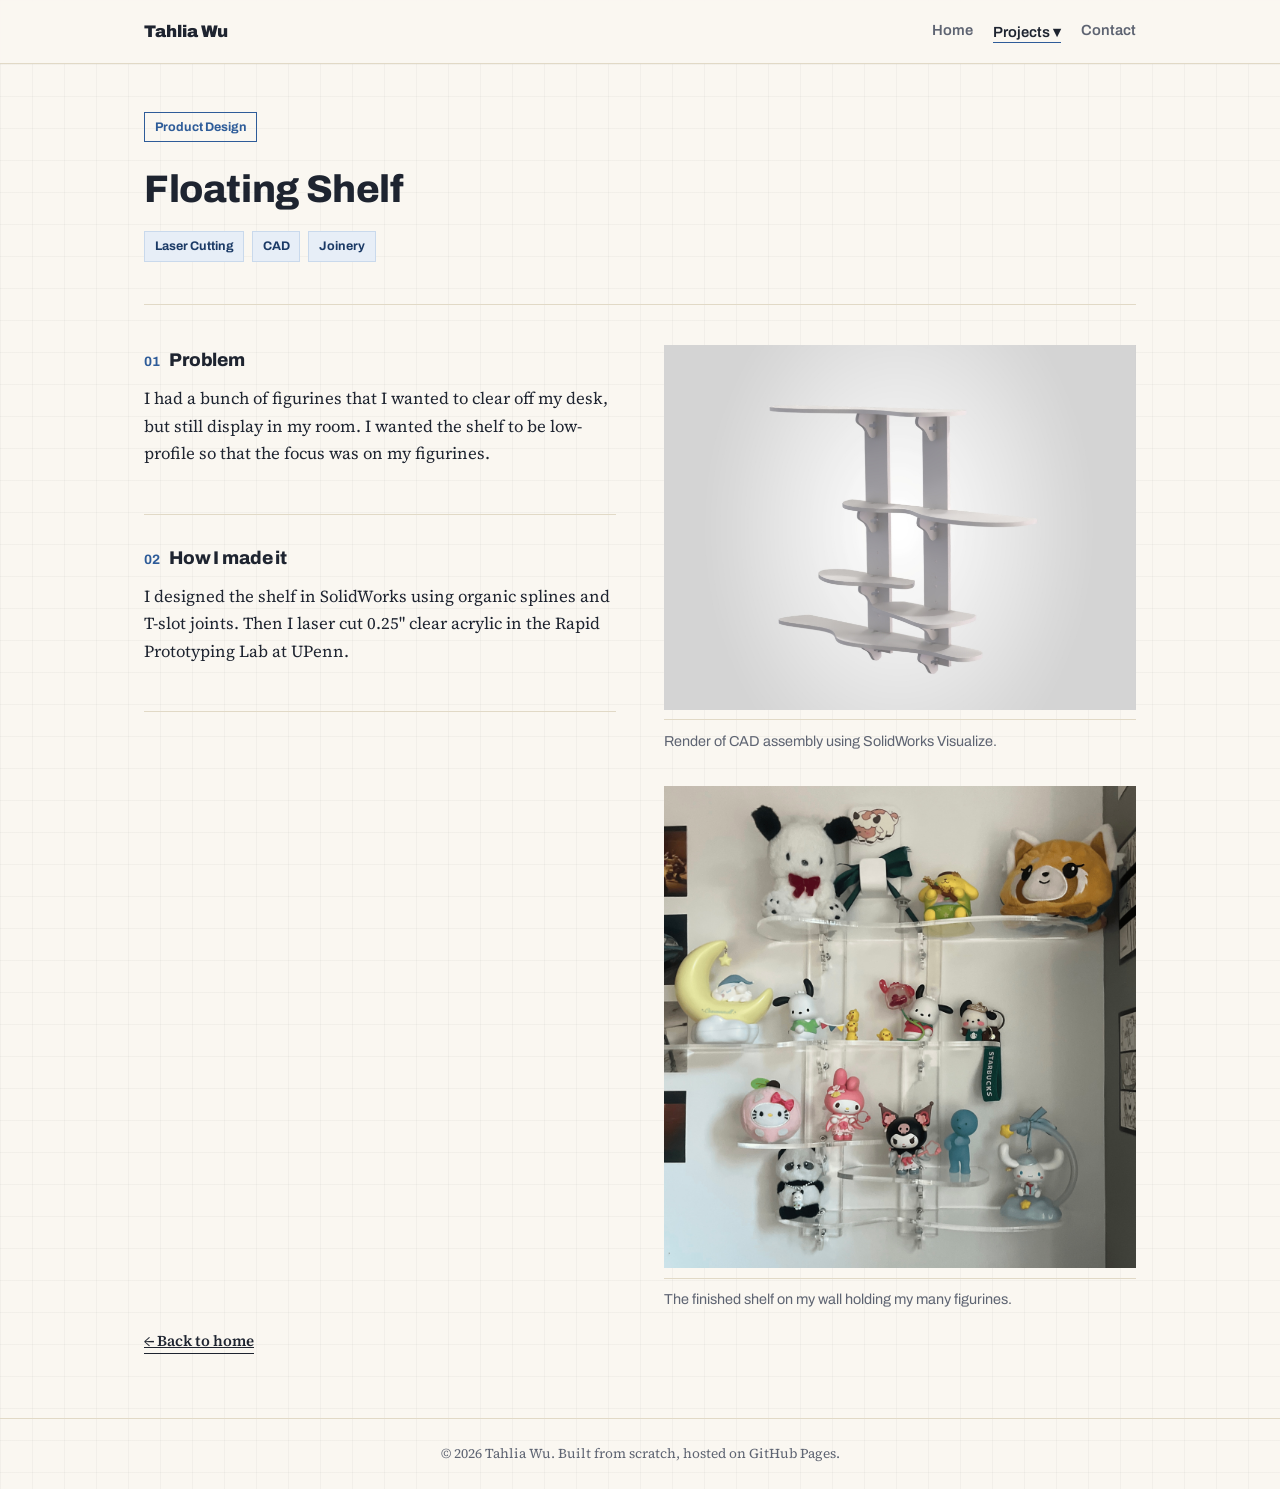
<file: shelf.html>
<!DOCTYPE html>
<html lang="en">
<head>
<meta charset="UTF-8">
<meta name="viewport" content="width=device-width, initial-scale=1">
<title>Floating Shelf — Tahlia Wu</title>
<link rel="preconnect" href="https://fonts.googleapis.com">
<link href="https://fonts.googleapis.com/css2?family=Archivo:wght@400;600;700;800;900&family=Source+Serif+4:ital,wght@0,400;0,600;1,400&display=swap" rel="stylesheet">
<link rel="stylesheet" href="styles.css">
</head>
<body>

<header class="site-header">
  <div class="inner">
    <a class="wordmark" href="index.html">Tahlia Wu</a>
    <nav>
      <a href="index.html">Home</a>
      <div class="dropdown">
        <a href="index.html#projects" class="dropbtn" aria-current="page">Projects ▾</a>
        <div class="dropdown-content">
          <a href="robot.html">FlowBot</a>
          <a href="machining.html">Stirling Engine</a>
          <a href="shelf.html">Floating Shelf</a>
          <a href="lightbox.html">Light Box</a>
          <a href="hk-holder.html">Makeup Organizer</a>
          <a href="road.html">Air Pollution Model</a>
        </div>
      </div>
      <a href="index.html#contact">Contact</a>
    </nav>
  </div>
</header>

<main>

  <section class="project-head">
    <span class="tag">Product Design</span>
    <h1>Floating Shelf</h1>
    <ul class="tag-list">
      <li>Laser Cutting</li>
      <li>CAD</li>
      <li>Joinery</li>
    </ul>
  </section>

  <div class="project-layout">

    <!-- LEFT COLUMN: all writing -->
    <div class="project-text">

      <section class="brief">
        <div class="brief-block">
          <h2><span class="step-index">01</span> Problem</h2>
          <p>I had a bunch of figurines that I wanted to clear off my desk, but still display in my room. I wanted the shelf to be low-profile so that the focus was on my figurines.</p>
        </div>

        <div class="brief-block">
          <h2><span class="step-index">02</span> How I made it</h2>
          <p>I designed the shelf in SolidWorks using organic splines and T-slot joints. Then I laser cut 0.25" clear acrylic in the Rapid Prototyping Lab at UPenn.</p>
        </div>

      </section>

    </div>

    <!-- RIGHT COLUMN: 4 photos, 2 per row -->
    <div class="project-media">
      <div class="media-grid">
        <figure>
          <div class="media-placeholder"><img src="images/floating shelf-render.jpg" alt="Render of CAD assembly using SolidWorks Visualize."></div>
          <figcaption>Render of CAD assembly using SolidWorks Visualize.</figcaption>
        </figure>

        <figure>
          <div class="media-placeholder"><img src="images/floating shelf.jpg" alt="Finished floating shelf mounted on the wall holding many figurines."></div>
          <figcaption>The finished shelf on my wall holding my many figurines.</figcaption>
        </figure>

      </div>
    </div>

  </div>

  <a class="back-link" href="index.html">&larr; Back to home</a>

</main>

<footer>&copy; 2026 Tahlia Wu. Built from scratch, hosted on GitHub Pages.</footer>

</body>
</html>
</file>
<file: styles.css>
/* ---------- Tokens ---------- */
:root{
  --paper:#FAF7F1;
  --paper-2:#F1EBDC;
  --ink:#1E2430;
  --ink-soft:#5E6472;
  --line:#E1D9C6;
  --blue:#2E5C99;
  --blue-deep:#1B3A66;
  --blue-pale:#E7EEF7;
  --blue-line:#C9D9EC;
  --max:1040px;
}

*{box-sizing:border-box;}
html{scroll-behavior:smooth;}
body{
  margin:0;
  background-color:var(--paper);
  background-image:
    linear-gradient(to right, rgba(30,36,48,0.035) 1px, transparent 1px),
    linear-gradient(to bottom, rgba(30,36,48,0.035) 1px, transparent 1px);
  background-size:32px 32px;
  color:var(--ink);
  font-family:"Source Serif 4", Georgia, serif;
  font-size:1.05rem;
  line-height:1.65;
}
h1,h2,h3,h4,.wordmark,.card-cta,nav a,.tag{
  font-family:"Archivo", Helvetica, Arial, sans-serif;
}
h1,h2,h3{
  font-weight:800;
  letter-spacing:-0.01em;
  margin:0 0 .6rem;
  color:var(--ink);
}
p{margin:0 0 1.1rem; max-width:64ch;}
p em{font-style:italic; color:var(--ink-soft);}
strong{font-weight:700; color:var(--ink);}
a{color:var(--blue-deep);}
:focus-visible{outline:2px solid var(--blue); outline-offset:3px;}

@media (prefers-reduced-motion: reduce){
  html{scroll-behavior:auto;}
  *{transition:none !important; animation:none !important;}
}

/* ---------- Header / nav ---------- */
.site-header{
  border-bottom:1px solid var(--line);
  background:rgba(250,247,241,.92);
  backdrop-filter:blur(4px);
  position:sticky; top:0; z-index:10;
}
.site-header .inner{
  max-width:var(--max);
  margin:0 auto;
  padding:1.1rem 1.5rem;
  display:flex;
  align-items:center;
  justify-content:space-between;
  gap:1rem;
  flex-wrap:wrap;
}
.wordmark{
  font-weight:900;
  font-size:1.05rem;
  text-decoration:none;
  color:var(--ink);
}
nav{display:flex; gap:1.4rem; flex-wrap:wrap;}
nav a{
  font-weight:600;
  font-size:.92rem;
  text-decoration:none;
  color:var(--ink-soft);
  border-bottom:1px solid transparent;
  padding-bottom:2px;
}
nav a:hover, nav a[aria-current="page"]{border-bottom-color:var(--blue); color:var(--ink);}

/* Style for the dropdown container */
.site-header nav {
  display: flex;
  align-items: center;
  gap: 20px; /* Adjust spacing to fit your design */
}

.dropdown {
  position: relative;
  display: inline-block;
}

/* Dropdown content (hidden by default) */
.dropdown-content {
  display: none;
  position: absolute;
  top: 100%;
  left: 0;
  background-color: #ffffff; /* Match your header/site background */
  min-width: 160px;
  box-shadow: 0px 8px 16px rgba(0,0,0,0.1);
  z-index: 1;
  border-radius: 4px;
  padding: 8px 0;
}

/* Style links inside the dropdown */
.dropdown-content a {
  color: #333; /* Match your site's text color */
  padding: 10px 16px;
  text-decoration: none;
  display: block;
  text-align: left;
  white-space: nowrap;
}

/* Change color of dropdown links on hover */
.dropdown-content a:hover {
  background-color: #f1f1f1; /* Light hover background */
}

/* Show the dropdown menu on hover */
.dropdown:hover .dropdown-content {
  display: block;
}

main{max-width:var(--max); margin:0 auto; padding:0 1.5rem;}



/* ---------- Hero ---------- */
.hero{
  padding:4rem 0 3rem;
  border-bottom:1px solid var(--line);
  display:grid;
  grid-template-columns:1.35fr .65fr;
  gap:2.5rem;
  align-items:center;
}
.hero h1{font-size:clamp(2.1rem, 4.5vw, 2.9rem);}
.hero .tagline{
  font-family:"Archivo", sans-serif;
  font-weight:800;
  color:var(--blue-deep);
  font-size: clamp(1.4rem, 2.5vw, 1.8rem);
  letter-spacing:-0.01em;
  line-height:1.3;
  margin-bottom:1.1rem;
}
.hero p.intro{max-width:56ch; color:var(--ink-soft);}

.headshot-frame{
  position:relative;
  aspect-ratio:1/1;
  border:1px solid var(--line);
  background:var(--paper-2);
  overflow:hidden;
}
.headshot-frame::before,.headshot-frame::after{content:""; position:absolute; width:14px; height:14px;}
.headshot-frame::before{top:-1px; left:-1px; border-top:2px solid var(--blue); border-left:2px solid var(--blue);}
.headshot-frame::after{bottom:-1px; right:-1px; border-bottom:2px solid var(--blue); border-right:2px solid var(--blue);}
.headshot-frame img{width:100%; height:100%; object-fit:cover; display:block;}
.headshot-frame .placeholder-text{
  position:absolute; inset:0;
  display:flex; align-items:center; justify-content:center;
  text-align:center; padding:1.25rem;
  font-family:"Archivo", sans-serif;
  font-size:.82rem; color:var(--ink-soft);
}

/* ---------- Section heading ---------- */
.section-head{padding-top:3.2rem; margin-bottom:1.6rem;}
.section-head h2{font-size:1.5rem;}
.section-head p{color:var(--ink-soft); font-size:.98rem;}

/* ---------- Skill tags ---------- */
.tag-list{list-style:none; display:flex; flex-wrap:wrap; gap:.5rem; margin:0 0 1.1rem; padding:0;}
.tag-list li{
  font-family:"Archivo", sans-serif;
  font-size:.78rem;
  font-weight:700;
  color:var(--blue-deep);
  background:var(--blue-pale);
  border:1px solid var(--blue-line);
  padding:.28rem .6rem;
}

/* ---------- Spec-frame cards (project preview) ---------- */
.spec-card{
  position:relative;
  display:block;
  border:1px solid var(--line);
  text-decoration:none;
  color:var(--ink);
  background:#fff;
  transition:border-color .15s ease, box-shadow .15s ease;
}
.spec-card:hover{border-color:var(--blue); box-shadow:0 4px 18px rgba(30,36,48,.07);}
.spec-card::before,.spec-card::after{content:""; position:absolute; width:14px; height:14px; z-index:2;}
.spec-card::before{top:-1px; left:-1px; border-top:2px solid var(--ink); border-left:2px solid var(--ink);}
.spec-card::after{bottom:-1px; right:-1px; border-bottom:2px solid var(--ink); border-right:2px solid var(--ink);}

.card-media{
  aspect-ratio:1/1;
  background:var(--paper-2);
  border-bottom:1px solid var(--line);
  display:flex; align-items:center; justify-content:center;
  overflow:hidden;
}
.card-media video, .card-media img{width:100%; height:100%; object-fit:cover; display:block;}
.card-media .placeholder-text{
  font-family:"Archivo", sans-serif;
  font-size:.78rem;
  color:var(--ink-soft);
  text-align:center;
  padding:1.25rem;
  max-width:26ch;
}

.spec-card-body{padding:1.6rem 1.6rem 1.75rem;}
.fig-label{
  display:block;
  font-size:.8rem;
  font-weight:700;
  color:var(--blue);
  margin-bottom:.6rem;
}
.spec-card h3{font-size:1.2rem; margin-bottom:.5rem;}
.spec-card p{color:var(--ink-soft); font-size:.98rem; margin-bottom:.9rem;}
.card-cta{
  font-weight:700;
  font-size:.9rem;
  border-bottom:1px solid var(--ink);
  padding-bottom:1px;
}
.spec-card:hover .card-cta{border-bottom-color:var(--blue); color:var(--blue-deep);}

/* Spotlight (large, featured) project card */
.spotlight-card{
  display:grid;
  grid-template-columns:1.15fr 1fr;
  margin-bottom:1.75rem;
}
.spotlight-card .card-media{aspect-ratio:auto; border-bottom:none; border-right:1px solid var(--line);}
.spotlight-card .spec-card-body{padding:2.4rem 2.4rem 2.6rem; display:flex; flex-direction:column; justify-content:center;}
.spotlight-card h3{font-size:1.65rem;}
.spotlight-card p{font-size:1.02rem;}

/* Smaller project cards grid */
.small-grid{
  display:grid;
  grid-template-columns:repeat(3,1fr);
  gap:1.5rem;
  padding-bottom:3.5rem;
}
.small-grid h3{font-size:1.05rem;}
.small-grid p{font-size:.92rem;}
.small-grid .spec-card-body{padding:1.3rem 1.3rem 1.5rem;}
.small-grid .tag-list li{font-size:.72rem; padding:.2rem .5rem;}

/* ---------- Project detail pages ---------- */
.project-head{padding:3rem 0 1.5rem; border-bottom:1px solid var(--line); margin-bottom:2.5rem;}
.project-head .tag{
  display:inline-block;
  font-size:.78rem;
  font-weight:700;
  color:var(--blue);
  border:1px solid var(--blue);
  padding:.22rem .6rem;
  margin-bottom:1rem;
}
.project-head h1{font-size:clamp(1.8rem, 4vw, 2.4rem);}

/* Writing template: problem / approach / build / results */
.brief{padding-bottom:1rem;}
.brief-block{
  padding:1.75rem 0;
  border-bottom:1px solid var(--line);
}
.brief-block:first-child{padding-top:0;}
.brief-block h2{
  font-size:1.15rem;
  display:flex;
  align-items:baseline;
  gap:.6rem;
}
.brief-block h2 .step-index{
  font-family:"Archivo", sans-serif;
  font-weight:700;
  font-size:.85rem;
  color:var(--blue);
}
.brief-block p{color:var(--ink);}
.brief-block .hint{
  font-family:"Archivo", sans-serif;
  font-size:.82rem;
  font-style:normal;
  color:var(--ink-soft);
  background:var(--paper-2);
  border-left:2px solid var(--blue);
  padding:.6rem .8rem;
  margin:0 0 .9rem;
}

figure{margin:0 0 3rem;}
figcaption{
  font-family:"Archivo", sans-serif;
  font-size:.9rem;
  color:var(--ink-soft);
  margin-top:.6rem;
  padding-top:.6rem;
  border-top:1px solid var(--line);
}
.media-placeholder{
  border:1px dashed var(--line);
  background:var(--paper-2);
  aspect-ratio:16/9;
  display:flex;
  align-items:center;
  justify-content:center;
  text-align:center;
  padding:1.5rem;
}
.media-placeholder span{
  font-family:"Archivo", sans-serif;
  font-size:.85rem;
  color:var(--ink-soft);
  max-width:32ch;
}
video, .media-placeholder img{width:100%; height:100%; object-fit:cover; display:block;}

.photo-grid{
  display:grid;
  grid-template-columns:1fr 1fr;
  gap:1.75rem 1.5rem;
  padding-bottom:2rem;
}
.photo-grid .media-placeholder{aspect-ratio:4/3;}

.back-link{
  display:inline-block;
  margin:1rem 0 4rem;
  font-weight:600;
  font-size:.95rem;
  color:var(--ink);
  border-bottom:1px solid var(--ink);
}
.back-link:hover{border-bottom-color:var(--blue); color:var(--blue-deep);}

/* ---------- Contact ---------- */
.contact-section{
  padding:3.5rem 0 4rem;
  border-top:1px solid var(--line);
  margin-top:1rem;
}
.contact-section.standalone{border-top:none; padding-top:3rem;}
.contact-list{list-style:none; margin:0; padding:0; display:flex; flex-direction:column; gap:.9rem;}
.contact-list a{
  font-family:"Archivo", sans-serif;
  font-weight:700;
  font-size:1.05rem;
  text-decoration:none;
  color:var(--ink);
  border-bottom:1px solid var(--line);
  padding-bottom:2px;
}
.contact-list a:hover{border-bottom-color:var(--blue); color:var(--blue-deep);}
.contact-list .label{
  display:block;
  font-family:"Archivo", sans-serif;
  font-size:.8rem;
  color:var(--ink-soft);
  font-weight:600;
  margin-bottom:.15rem;
}

footer{
  border-top:1px solid var(--line);
  padding:1.5rem;
  text-align:center;
  color:var(--ink-soft);
  font-size:.85rem;
}

@media (max-width:860px){
  .spotlight-card{grid-template-columns:1fr;}
  .spotlight-card .card-media{border-right:none; border-bottom:1px solid var(--line); aspect-ratio:16/9;}
  .small-grid{grid-template-columns:1fr 1fr;}
}
@media (max-width:700px){
  .hero{grid-template-columns:1fr;}
  .headshot-frame{max-width:220px;}
  .photo-grid{grid-template-columns:1fr;}
}
@media (max-width:560px){
  .small-grid{grid-template-columns:1fr;}
}


/* ---------- Project pages: text left, media right ---------- */
.project-layout{
  display:grid;
  grid-template-columns:minmax(0,1fr) minmax(0,1fr);
  gap:3rem;
  align-items:start;
}
.project-text, .project-media{min-width:0;}
.project-media figure{margin:0 0 2rem;}

/* One photo per row, each filling the right column (half the page width) */
.media-grid{
  display:grid;
  grid-template-columns:1fr;
  gap:2rem;
}
.media-grid figure{margin:0;}
.media-grid .media-placeholder{aspect-ratio:4/3;}   /* only used for empty placeholders */

/* Real photos/videos: always full column width, height follows the file's own ratio (no cropping) */
.project-media img,
.project-media video{
  width:100%;
  height:auto;
  object-fit:contain;
  display:block;
}
.project-media .media-placeholder:has(img),
.project-media .media-placeholder:has(video){
  aspect-ratio:auto;
  border:none;
  background:none;
  padding:0;
  display:block;
}


@media (max-width:860px){
  .project-layout{grid-template-columns:1fr; gap:0;}
  .project-media{padding-bottom:1.5rem;}
}
</file>
